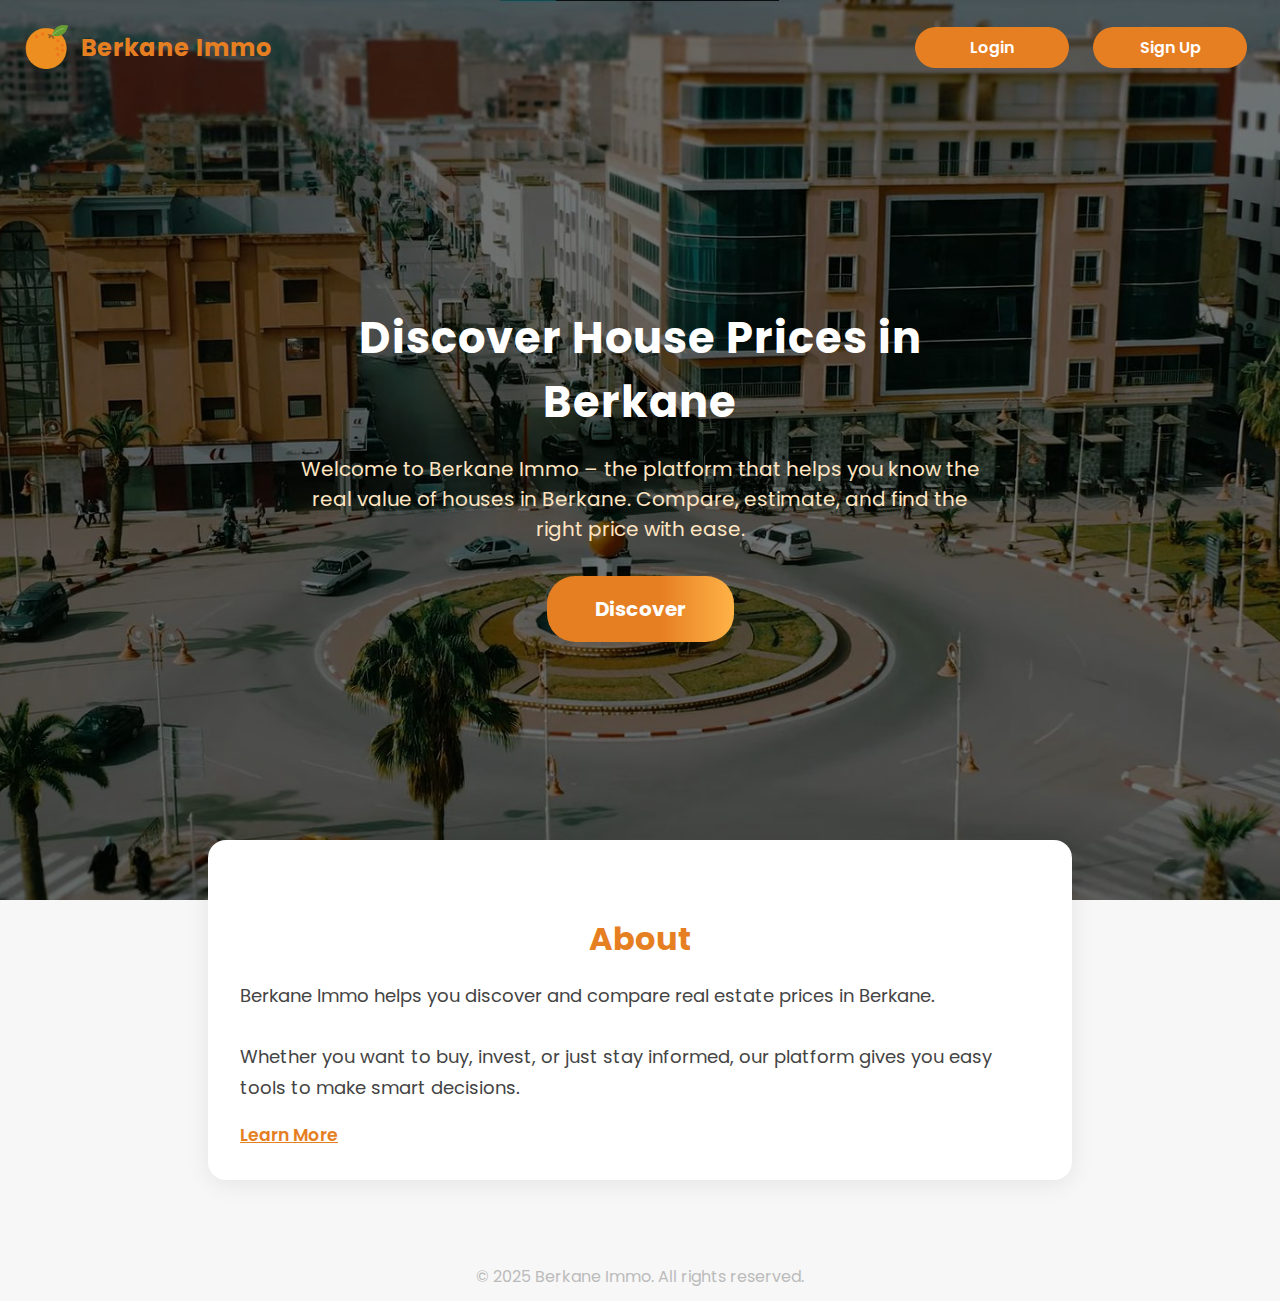
<file: index.html>
<!DOCTYPE html>
<html lang="en">
<head>
  <meta charset="UTF-8">
  <title>Berkane Immo - Home</title>
  <meta name="viewport" content="width=device-width, initial-scale=1.0">
  <link href="https://fonts.googleapis.com/css2?family=Poppins:wght@400;700&display=swap" rel="stylesheet" />
  <link rel="icon" href="image/orange.png" type="image/x-icon" />
  <link rel="stylesheet" href="css/index.css" />
</head>
<body>
  <div class="glbl">
    <div class="shadow"></div>
    <div class="header">
      <div class="logo">
        <img src="image/orange.png" alt="Berkane Immo Logo">
        <span class="nom">Berkane Immo</span>
      </div>
      <nav class="nav">
        <a href="login.html">Login</a>
        <a href="signin.html">Sign Up</a>
      </nav>
    </div> 
    <div class="glbl-content">
      <h1>Discover House Prices in Berkane</h1>
      <p>Welcome to Berkane Immo – the platform that helps you know the real value of houses in Berkane. Compare, estimate, and find the right price with ease.</p>
      <a href="#about" class="abt-btn">Discover</a>
    </div>
  </div>
  <div class="about" id="about">
    <h2>About</h2>
    <p>
      Berkane Immo helps you discover and compare real estate prices in Berkane.<br><br>
      Whether you want to buy, invest, or just stay informed, our platform gives you easy tools to make smart decisions.
    </p>
    <a href="learn-more.html" class="about-link">Learn More</a>
  </div>
  <div class="footer">© 2025 Berkane Immo. All rights reserved.</div>
</body>
</html>
</file>
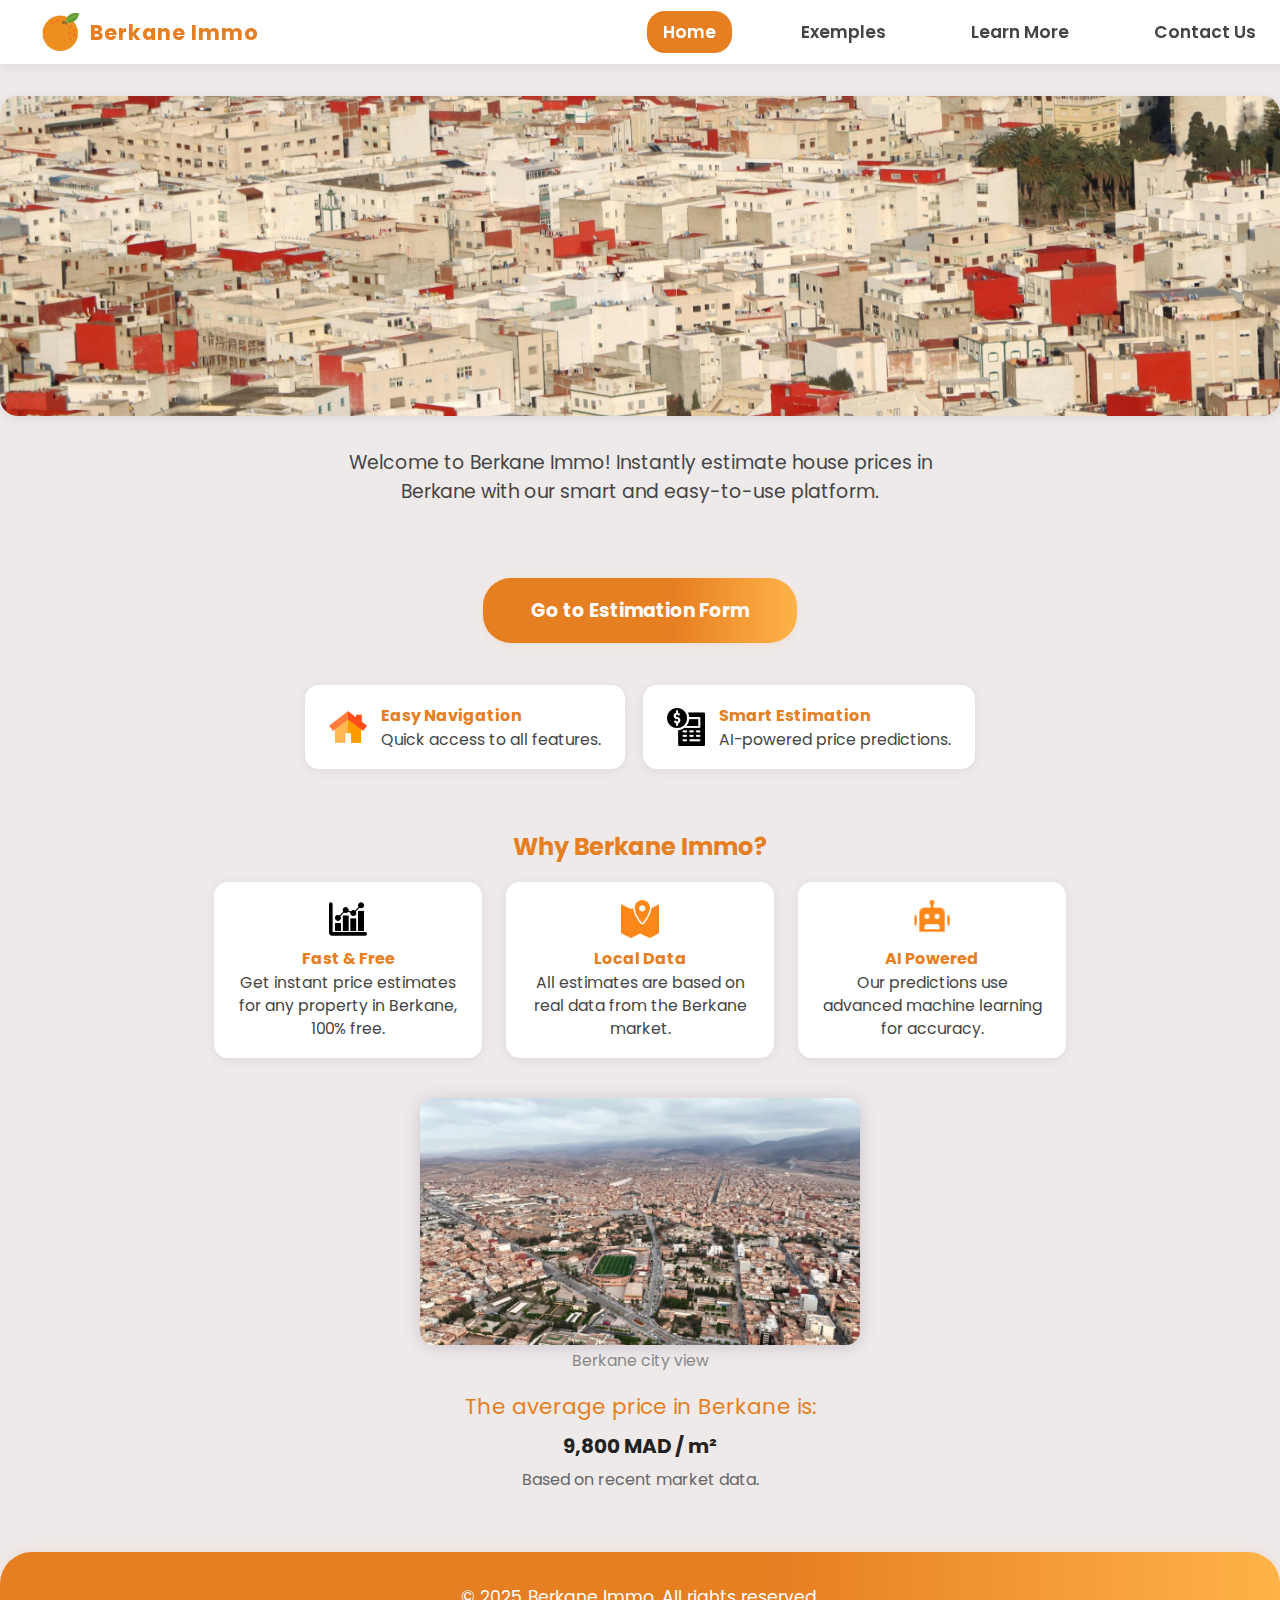
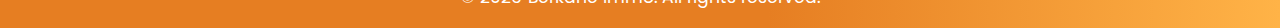
<file: accueil.html>
<!DOCTYPE html>
<html lang="en">
<head>
  <meta charset="UTF-8">
  <title>Berkane Immo - Home</title>
  <meta name="viewport" content="width=device-width, initial-scale=1.0">
  <link href="https://fonts.googleapis.com/css2?family=Poppins:wght@400;700&display=swap" rel="stylesheet" />
  <link rel="icon" href="image/orange.png" type="image/x-icon" />
  <link rel="stylesheet" href="css/common.css" />
  <link rel="stylesheet" href="css/accueil.css" />
</head>
<body>
  <div class="navbar">
    <div class="logo">
      <img src="image/orange.png" alt="Berkane Immo Logo">
      <span class="brand">Berkane Immo</span>
    </div>
    <div class="nav-links">
      <a href="accueil.html" class="active">Home</a>
      <a href="exemples.html">Exemples</a>
      <a href="learn-more2.html">Learn More</a>
      <a href="contact.html">Contact Us</a>
    </div>
  </div>
  <img src="image/banner-img.jpg" alt="Berkane Houses" class="banner-img">
  <div class="welcome-text">
    Welcome to Berkane Immo! Instantly estimate house prices in Berkane with our smart and easy-to-use platform.
  </div>
  <div class="main-content" style="padding:24px 8px 0 8px;min-height:unset;">
    <a href="estimation.html" class="estimation-btn" style="margin-top:24px;margin-bottom:24px;">
      Go to Estimation Form
    </a>
    <div class="feature-row">
      <div class="feature-box">
        <img src="image/home.png" alt="Home">
        <div>
          <div class="feature-title">Easy Navigation</div>
          <div class="feature-desc">Quick access to all features.</div>
        </div>
      </div>
      <div class="feature-box">
        <img src="image/estimation.png" alt="Estimation">
        <div>
          <div class="feature-title">Smart Estimation</div>
          <div class="feature-desc">AI-powered price predictions.</div>
        </div>
      </div>
    </div>
    <div class="why-section">
      <h2 class="why-title">Why Berkane Immo?</h2>
      <div class="why-row">
        <div class="why-box">
          <img src='image/stats.png' alt='Fast'>
          <div class="why-box-title">Fast & Free</div>
          <div class="why-box-desc">Get instant price estimates for any property in Berkane, 100% free.</div>
        </div>
        <div class="why-box">
          <img src='image/local-data.png' alt='Local Data'>
          <div class="why-box-title">Local Data</div>
          <div class="why-box-desc">All estimates are based on real data from the Berkane market.</div>
        </div>
        <div class="why-box">
          <img src='image/ai.png' alt='AI'>
          <div class="why-box-title">AI Powered</div>
          <div class="why-box-desc">Our predictions use advanced machine learning for accuracy.</div>
        </div>
      </div>
    </div>
    <div class="avg-section">
      <div class="avg-img-box" style="flex-basis:100%;text-align:center;">
        <img src="image/brkn.jpg" alt="Map of Berkane" class="avg-img">
        <div class="avg-img-desc">Berkane city view</div>
        <div class="avg-title" style="margin-top:18px; font-size: 1.35em;">The average price in Berkane is:</div>
        <div class="avg-value" style="margin-top:8px;">9,800 MAD / m²</div>
        <div class="avg-desc">Based on recent market data.</div>
      </div>
    </div>
  </div>
  <footer>
    © 2025 Berkane Immo. All rights reserved.
  </footer>
</body>
</html>
</file>
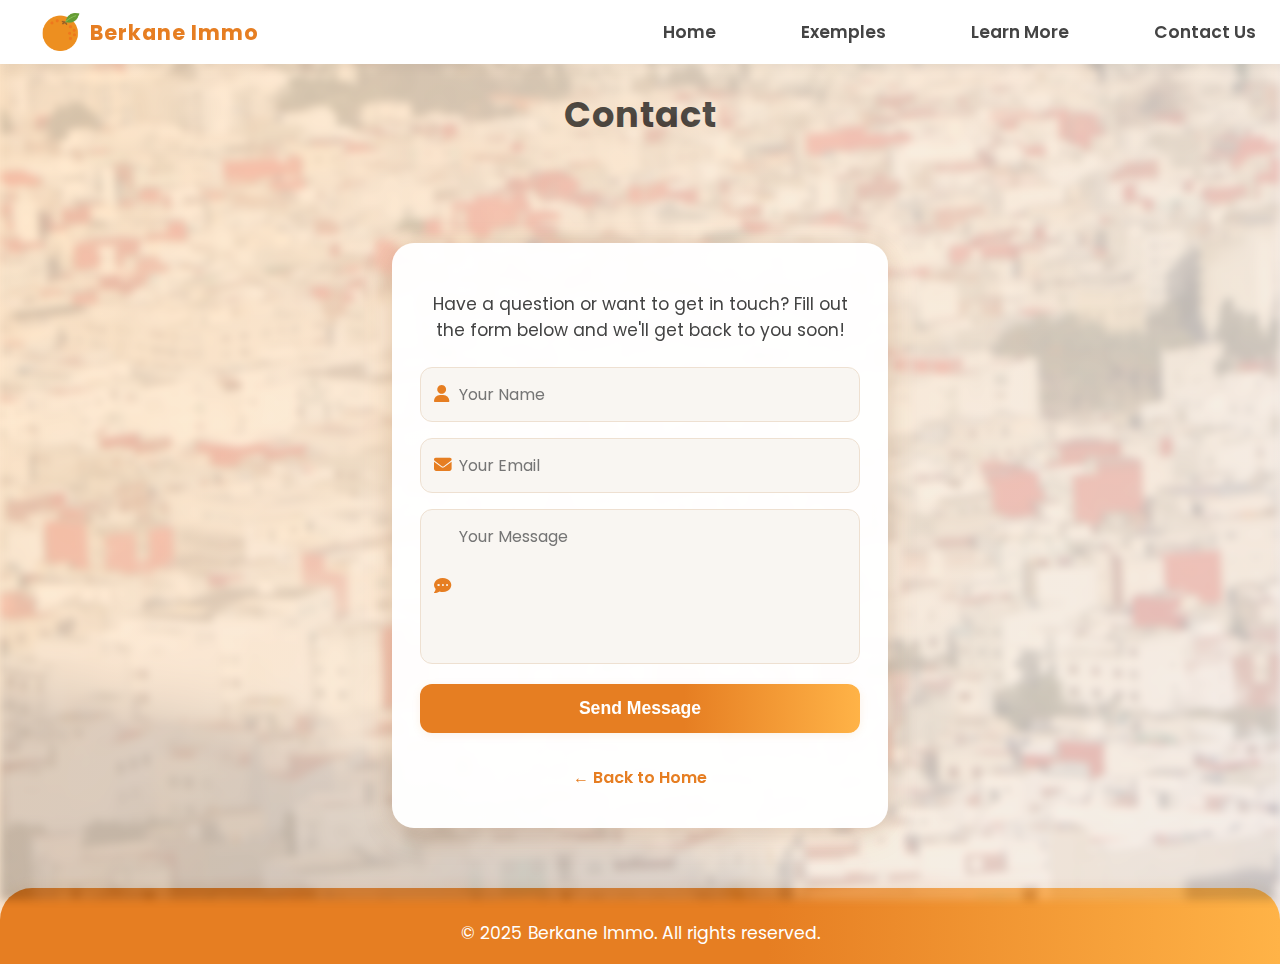
<file: contact.html>
<!DOCTYPE html>
<html lang="en">
<head>
  <meta charset="UTF-8">
  <title>Contact Us - Berkane Immo</title>
  <link rel="icon" href="image/orange.png" type="image/x-icon" />
  <link href="https://fonts.googleapis.com/css2?family=Poppins:wght@400;700&display=swap" rel="stylesheet" />
  <link rel="stylesheet" href="https://cdnjs.cloudflare.com/ajax/libs/font-awesome/6.5.0/css/all.min.css" />
  <link rel="stylesheet" href="css/common.css" />
  <link rel="stylesheet" href="css/contact.css" />
  <script src="js/main.js"></script>
</head>
<body>
  <div class="navbar">
    <div class="logo">
      <img src="image/orange.png" alt="Berkane Immo Logo">
      <span class="brand">Berkane Immo</span>
    </div>
    <div class="nav-links">
      <a href="accueil.html">Home</a>
      <a href="exemples.html">Exemples</a>
      <a href="learn-more2.html">Learn More</a>
      <a href="contact.html">Contact Us</a>
    </div>
  </div>
  <div class="banner-bg"></div>
  <div class="main-wrapper">
    <h1 class="contact-main-title">Contact</h1>
    <div class="contact-container">
      <div class="contact-title">Contact Us</div>
      <div class="contact-desc">Have a question or want to get in touch? Fill out the form below and we'll get back to you soon!</div>
      <form>
        <div class="input-group">
          <i class="fas fa-user"></i>
          <input type="text" name="name" placeholder="Your Name" required />
        </div>
        <div class="input-group">
          <i class="fas fa-envelope"></i>
          <input type="email" name="email" placeholder="Your Email" required />
        </div>
        <div class="input-group">
          <i class="fas fa-comment-dots"></i>
          <textarea name="message" rows="5" placeholder="Your Message" required></textarea>
        </div>
        <button type="submit" class="contact-btn">Send Message</button>
      </form>
      <div id="confirmation" class="confirmation">Thank you for contacting us! We have received your message.</div>
      <a href="accueil.html" class="back-link">&larr; Back to Home</a>
    </div>
    <footer style="margin-top:auto;padding:32px 0 18px 0;text-align:center;color:#fff;font-size:1.08em;background:linear-gradient(90deg,#e67e22 60%,#ffb347 100%);border-radius:32px 32px 0 0;box-shadow:0 -2px 12px rgba(230,126,34,0.10);">
      © 2025 Berkane Immo. All rights reserved.
    </footer>
  </div>
</body>
</html>
</file>
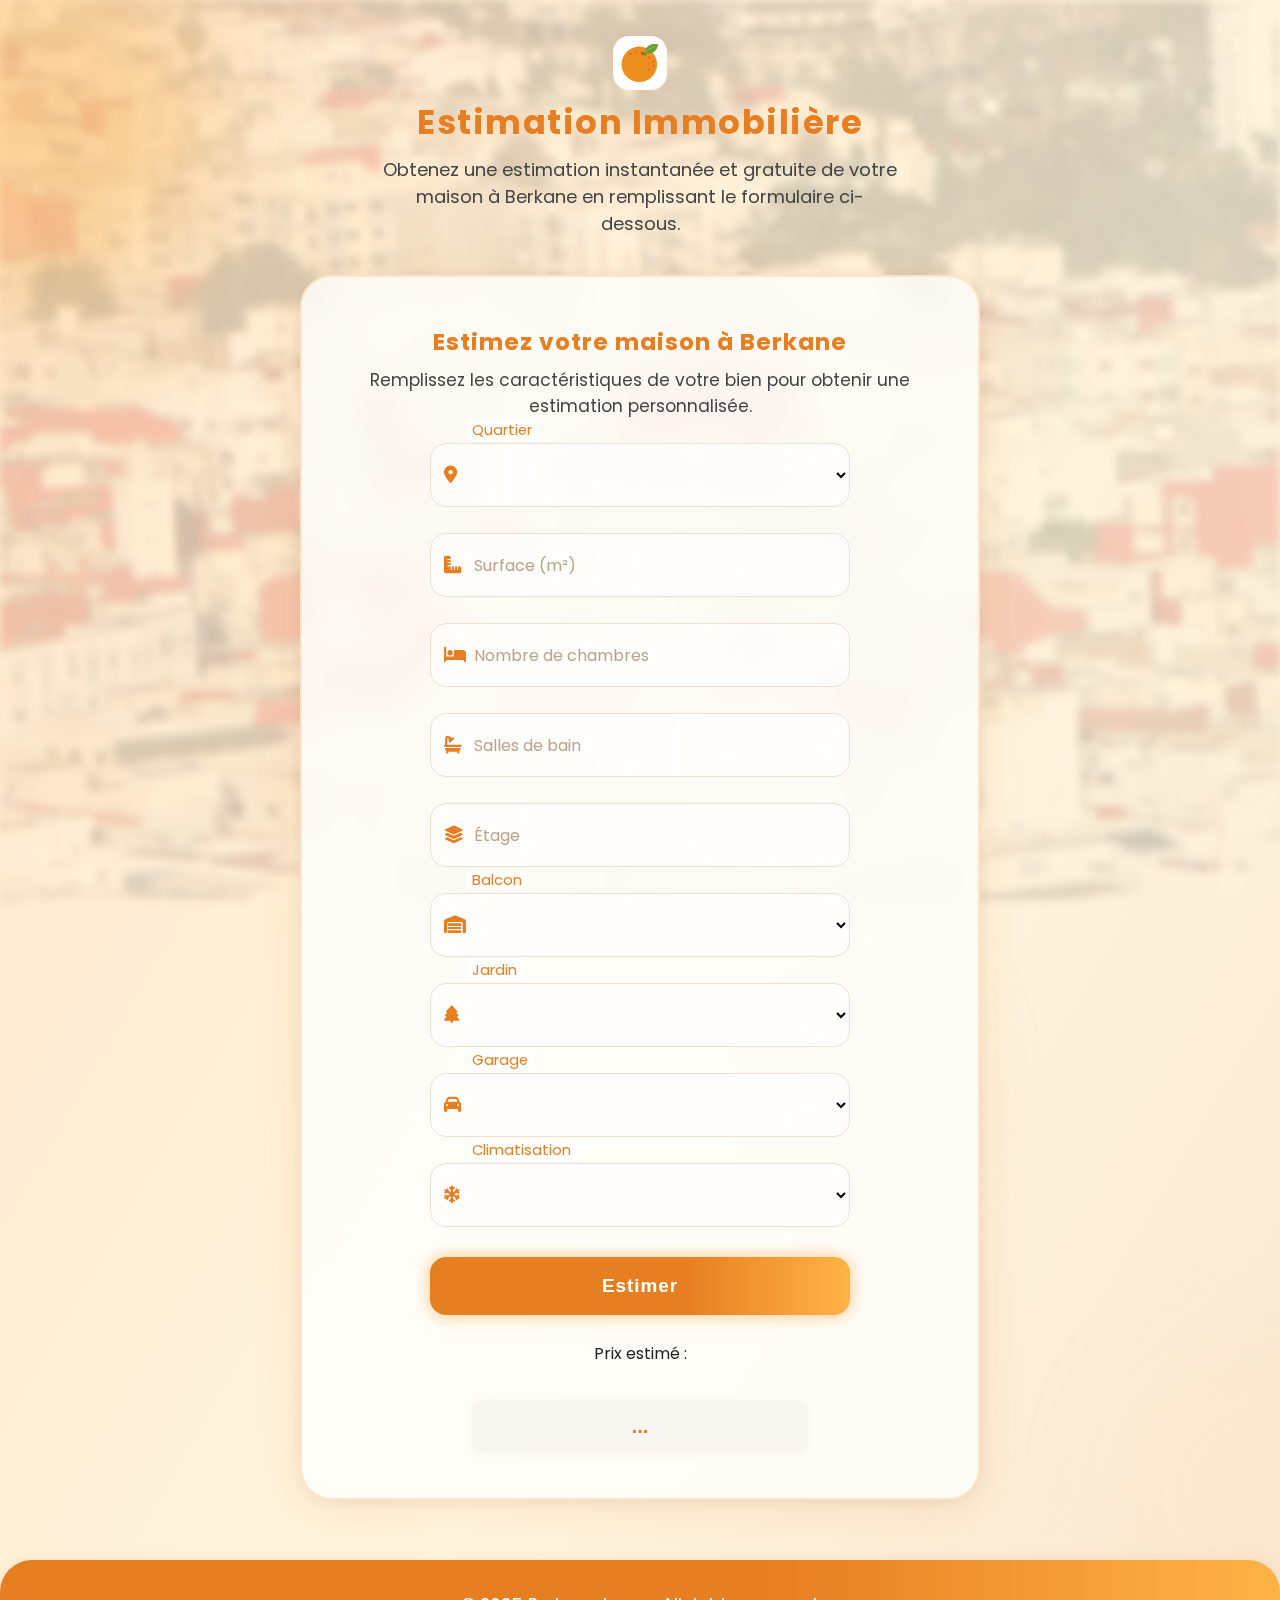
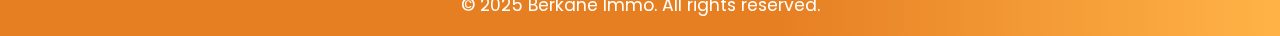
<file: estimation.html>
<!DOCTYPE html>
<html lang="fr">
<head>
  <meta charset="UTF-8">
  <title>Estimation Maison - Berkane Immo</title>
  <link rel="icon" href="image/orange.png" type="image/x-icon" />
  <link href="https://fonts.googleapis.com/css2?family=Poppins:wght@400;700&display=swap" rel="stylesheet" />
  <link rel="stylesheet" href="https://cdnjs.cloudflare.com/ajax/libs/font-awesome/6.5.0/css/all.min.css" />
  <link rel="stylesheet" href="css/estimation.css" />
</head>
<body>
  <div class="banner-bg"></div>
  <div class="bg-deco orange"></div>
  <div class="bg-deco yellow"></div>
  <div class="bg-deco pink"></div>
  <div class="header">
    <div class="header-logo"><img src="image/orange.png" alt="Berkane Immo Logo"></div>
    <div class="header-title">Estimation Immobilière</div>
    <div class="header-desc">Obtenez une estimation instantanée et gratuite de votre maison à Berkane en remplissant le formulaire ci-dessous.</div>
  </div>
  <div class="full-glass-form-container">
    <div class="glass-title">Estimez votre maison à Berkane</div>
    <div class="glass-desc">Remplissez les caractéristiques de votre bien pour obtenir une estimation personnalisée.</div>
    <form id="house-estimation-form" autocomplete="off">
      <div class="floating-label-group">
        <i class="fas fa-map-marker-alt"></i>
        <select name="quartier" required>
          <option value="" selected disabled></option>
          <option value="Centre-ville">Centre-ville</option>
          <option value="Hay Nahda">Hay Nahda</option>
          <option value="Hay Salam">Hay Salam</option>
          <option value="Lotissement El Massira">Lotissement El Massira</option>
          <option value="Hay Moulouya">Hay Moulouya</option>
          <option value="Hay Bouhdila">Hay Bouhdila</option>
          <option value="Hay Sidi Ahmed">Hay Sidi Ahmed</option>
          <option value="Hay Trifa">Hay Trifa</option>
          <option value="Hay Dallas">Hay Dallas</option>
          <option value="Hay El Qods">Hay El Qods</option>
        </select>
        <span class="floating-label">Quartier</span>
      </div>
      <div class="floating-label-group">
        <i class="fas fa-ruler-combined"></i>
        <input type="number" name="surface" min="10" max="1000" required placeholder=" " />
        <span class="floating-label">Surface (m²)</span>
      </div>
      <div class="floating-label-group">
        <i class="fas fa-bed"></i>
        <input type="number" name="nombre_chambres" min="1" max="10" required placeholder=" " />
        <span class="floating-label">Nombre de chambres</span>
      </div>
      <div class="floating-label-group">
        <i class="fas fa-bath"></i>
        <input type="number" name="salle_de_bain" min="1" max="5" required placeholder=" " />
        <span class="floating-label">Salles de bain</span>
      </div>
      <div class="floating-label-group">
        <i class="fas fa-layer-group"></i>
        <input type="number" name="etage" min="0" max="10" required placeholder=" " />
        <span class="floating-label">Étage</span>
      </div>
      <div class="floating-label-group">
        <i class="fas fa-warehouse"></i>
        <select name="balcon" required>
          <option value="" selected disabled></option>
          <option value="oui">Oui</option>
          <option value="non">Non</option>
        </select>
        <span class="floating-label">Balcon</span>
      </div>
      <div class="floating-label-group">
        <i class="fas fa-tree"></i>
        <select name="jardin" required>
          <option value="" selected disabled></option>
          <option value="oui">Oui</option>
          <option value="non">Non</option>
        </select>
        <span class="floating-label">Jardin</span>
      </div>
      <div class="floating-label-group">
        <i class="fas fa-car"></i>
        <select name="garage" required>
          <option value="" selected disabled></option>
          <option value="oui">Oui</option>
          <option value="non">Non</option>
        </select>
        <span class="floating-label">Garage</span>
      </div>
      <div class="floating-label-group">
        <i class="fas fa-snowflake"></i>
        <select name="climatisation" required>
          <option value="" selected disabled></option>
          <option value="oui">Oui</option>
          <option value="non">Non</option>
        </select>
        <span class="floating-label">Climatisation</span>
      </div>
      <button type="submit" class="glass-btn">Estimer</button>
      <label for="prix-estime">Prix estimé :</label>
      <input type="text" id="prix-estime" readonly value="...">
    </form>
  </div>
  <footer>
    © 2025 Berkane Immo. All rights reserved.
  </footer>
</body>
</html>
</file>
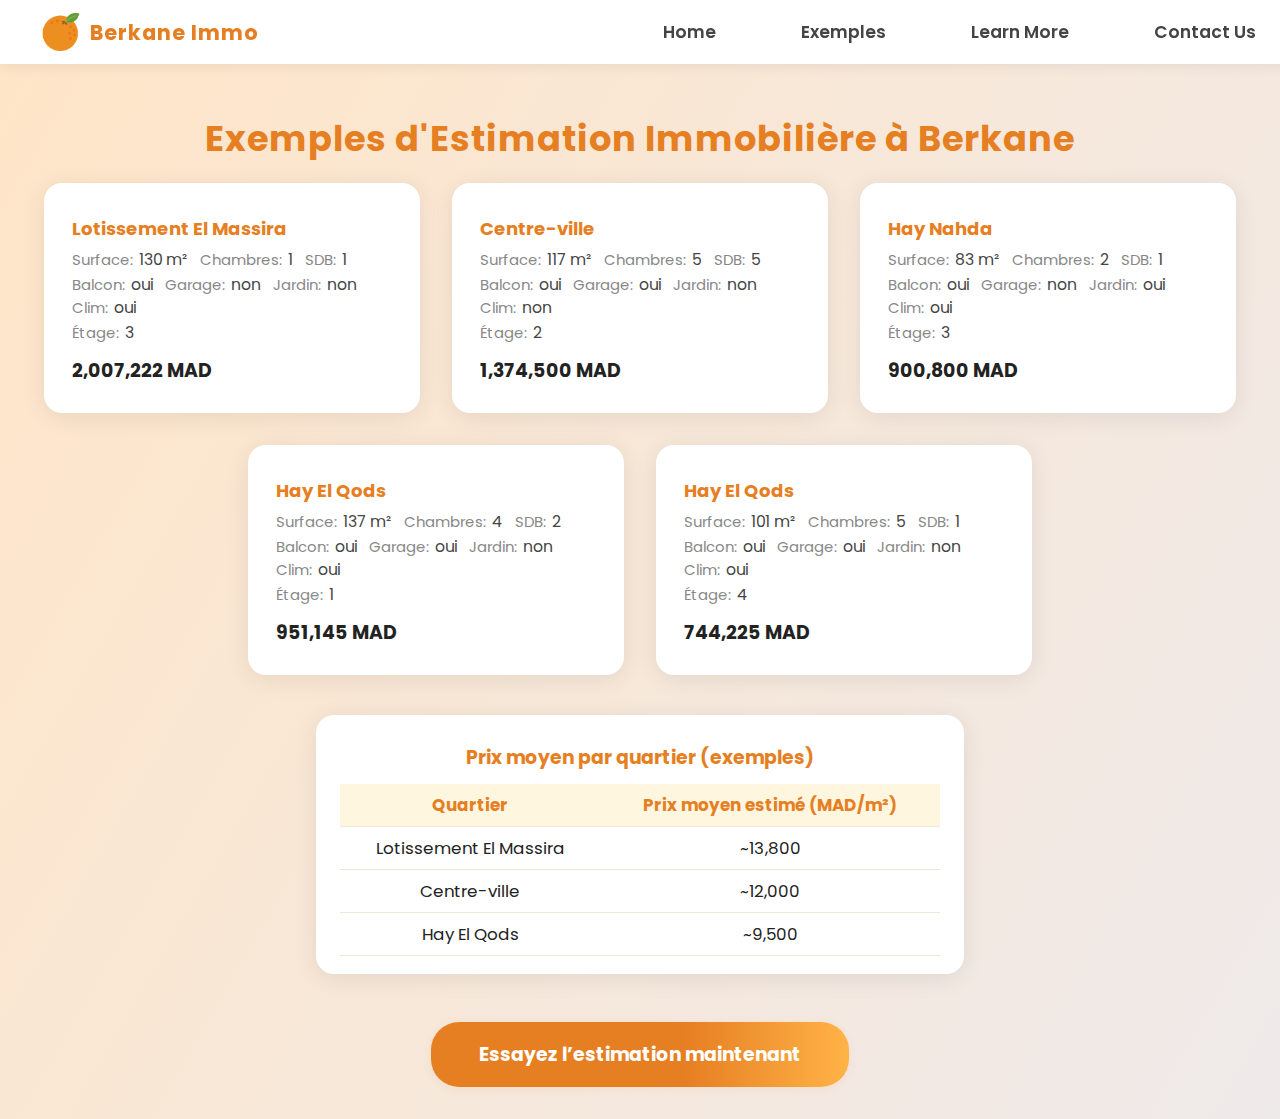
<file: exemples.html>
<!DOCTYPE html>
<html lang="en">
<head>
  <meta charset="UTF-8">
  <title>Exemples - Berkane Immo</title>
  <link rel="icon" href="image/orange.png" type="image/x-icon" />
  <link href="https://fonts.googleapis.com/css2?family=Poppins:wght@400;700&display=swap" rel="stylesheet" />
  <link rel="stylesheet" href="css/common.css" />
  <link rel="stylesheet" href="css/exemples.css" />
</head>
<body>
  <div class="navbar">
    <div class="logo">
      <img src="image/orange.png" alt="Berkane Immo Logo">
      <span class="brand">Berkane Immo</span>
    </div>
    <div class="nav-links">
      <a href="accueil.html">Home</a>
      <a href="exemples.html">Exemples</a>
      <a href="learn-more2.html">Learn More</a>
      <a href="contact.html">Contact Us</a>
    </div>
  </div>
  <div class="page-title">Exemples d'Estimation Immobilière à Berkane</div>
  <div class="examples-section">
    <div class="example-card">
      <div class="ex-q">Lotissement El Massira</div>
      <div class="ex-features"><span class="ex-label">Surface:</span>130 m² &nbsp; <span class="ex-label">Chambres:</span>1 &nbsp; <span class="ex-label">SDB:</span>1</div>
      <div class="ex-features"><span class="ex-label">Balcon:</span>oui &nbsp; <span class="ex-label">Garage:</span>non &nbsp; <span class="ex-label">Jardin:</span>non &nbsp; <span class="ex-label">Clim:</span>oui</div>
      <div class="ex-features"><span class="ex-label">Étage:</span>3</div>
      <div class="ex-price">2,007,222 MAD</div>
    </div>
    <div class="example-card">
      <div class="ex-q">Centre-ville</div>
      <div class="ex-features"><span class="ex-label">Surface:</span>117 m² &nbsp; <span class="ex-label">Chambres:</span>5 &nbsp; <span class="ex-label">SDB:</span>5</div>
      <div class="ex-features"><span class="ex-label">Balcon:</span>oui &nbsp; <span class="ex-label">Garage:</span>oui &nbsp; <span class="ex-label">Jardin:</span>non &nbsp; <span class="ex-label">Clim:</span>non</div>
      <div class="ex-features"><span class="ex-label">Étage:</span>2</div>
      <div class="ex-price">1,374,500 MAD</div>
    </div>
    <div class="example-card">
      <div class="ex-q">Hay Nahda</div>
      <div class="ex-features"><span class="ex-label">Surface:</span>83 m² &nbsp; <span class="ex-label">Chambres:</span>2 &nbsp; <span class="ex-label">SDB:</span>1</div>
      <div class="ex-features"><span class="ex-label">Balcon:</span>oui &nbsp; <span class="ex-label">Garage:</span>non &nbsp; <span class="ex-label">Jardin:</span>oui &nbsp; <span class="ex-label">Clim:</span>oui</div>
      <div class="ex-features"><span class="ex-label">Étage:</span>3</div>
      <div class="ex-price">900,800 MAD</div>
    </div>
    <div class="example-card">
      <div class="ex-q">Hay El Qods</div>
      <div class="ex-features"><span class="ex-label">Surface:</span>137 m² &nbsp; <span class="ex-label">Chambres:</span>4 &nbsp; <span class="ex-label">SDB:</span>2</div>
      <div class="ex-features"><span class="ex-label">Balcon:</span>oui &nbsp; <span class="ex-label">Garage:</span>oui &nbsp; <span class="ex-label">Jardin:</span>non &nbsp; <span class="ex-label">Clim:</span>oui</div>
      <div class="ex-features"><span class="ex-label">Étage:</span>1</div>
      <div class="ex-price">951,145 MAD</div>
    </div>
    <div class="example-card">
      <div class="ex-q">Hay El Qods</div>
      <div class="ex-features"><span class="ex-label">Surface:</span>101 m² &nbsp; <span class="ex-label">Chambres:</span>5 &nbsp; <span class="ex-label">SDB:</span>1</div>
      <div class="ex-features"><span class="ex-label">Balcon:</span>oui &nbsp; <span class="ex-label">Garage:</span>oui &nbsp; <span class="ex-label">Jardin:</span>non &nbsp; <span class="ex-label">Clim:</span>oui</div>
      <div class="ex-features"><span class="ex-label">Étage:</span>4</div>
      <div class="ex-price">744,225 MAD</div>
    </div>
  </div>
  <div class="averages-section">
    <div class="avg-title">Prix moyen par quartier (exemples)</div>
    <table class="avg-table">
      <tr><th>Quartier</th><th>Prix moyen estimé (MAD/m²)</th></tr>
      <tr><td>Lotissement El Massira</td><td>~13,800</td></tr>
      <tr><td>Centre-ville</td><td>~12,000</td></tr>
      <tr><td>Hay El Qods</td><td>~9,500</td></tr>
    </table>
  </div>
  <div class="cta-section">
    <a href="estimation.html" class="cta-btn">Essayez l’estimation maintenant</a>
  </div>
</body>
</html>
</file>
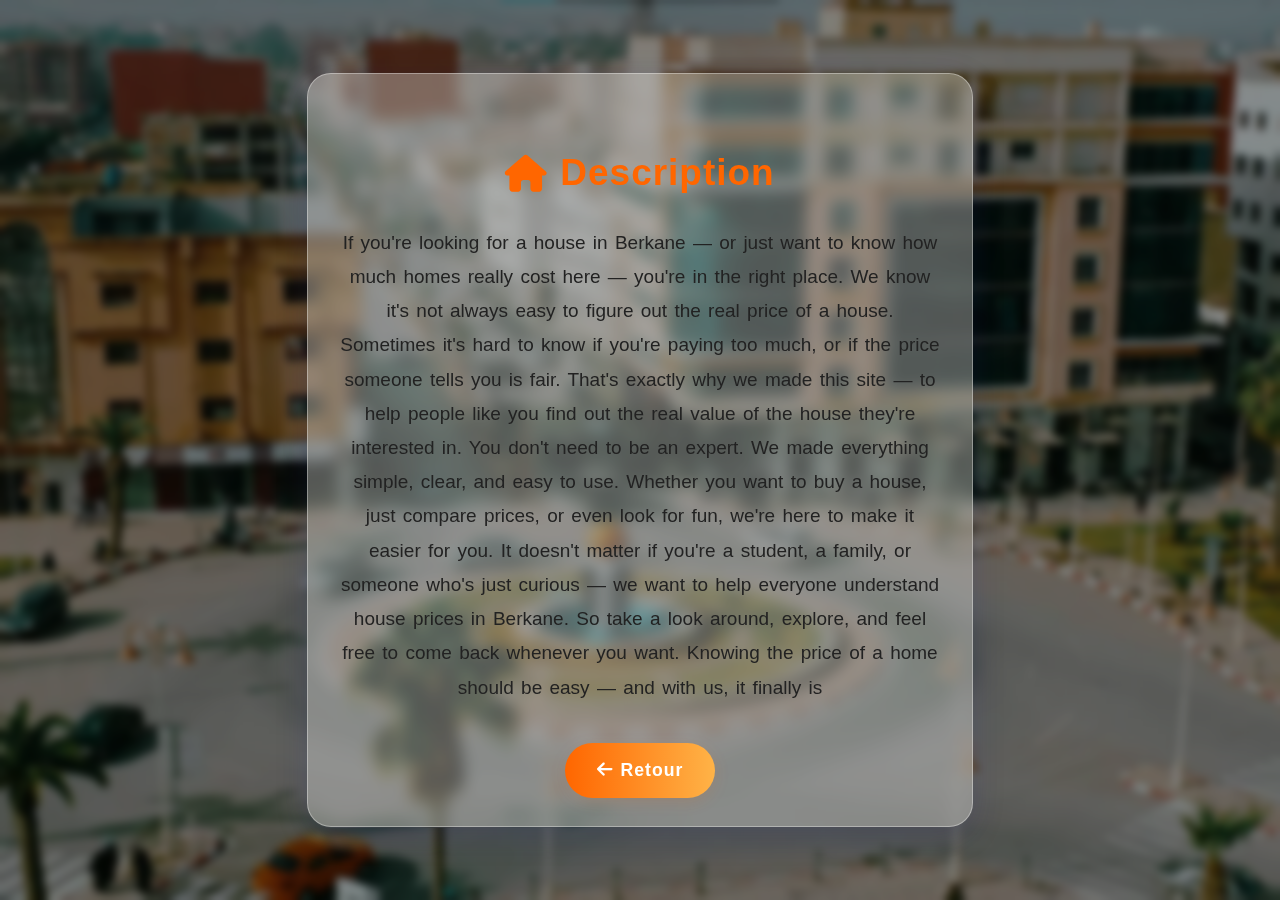
<file: learn-more.html>
<!DOCTYPE html>
<html >
<head>
  <meta charset="UTF-8" />
  <title>description</title>
  <link rel="icon" href="image/description.png" type="image/x-icon" />
  <link rel="stylesheet" href="https://cdnjs.cloudflare.com/ajax/libs/font-awesome/6.5.0/css/all.min.css" />
  <link rel="stylesheet" href="css/learn-more.css" />
  

</head>
<body>
    <div class="glbl">
        <div class="shadow"></div>
        <div id="plaque">
            <h2><i class="fas fa-house"></i> Description</h2>

         <P> 
            If you're looking for a house in Berkane — or just want to know how much homes really cost here — you're in the right place.
            We know it's not always easy to figure out the real price of a house. Sometimes it's hard to know if you're paying too much, or if the price someone tells you is fair. That's exactly why we made this site — to help people like you find out the real value of the house they're interested in.
            You don't need to be an expert. We made everything simple, clear, and easy to use. Whether you want to buy a house, just compare prices, or even look for fun, we're here to make it easier for you.
            It doesn't matter if you're a student, a family, or someone who's just curious — we want to help everyone understand house prices in Berkane.
            So take a look around, explore, and feel free to come back whenever you want. Knowing the price of a home should be easy — and with us, it finally is

         </P>
          <a href="index.html" class="btn-home"><i class="fas fa-arrow-left"></i> Retour</a>
        </div>
    </div>
</body>
</html>
</file>
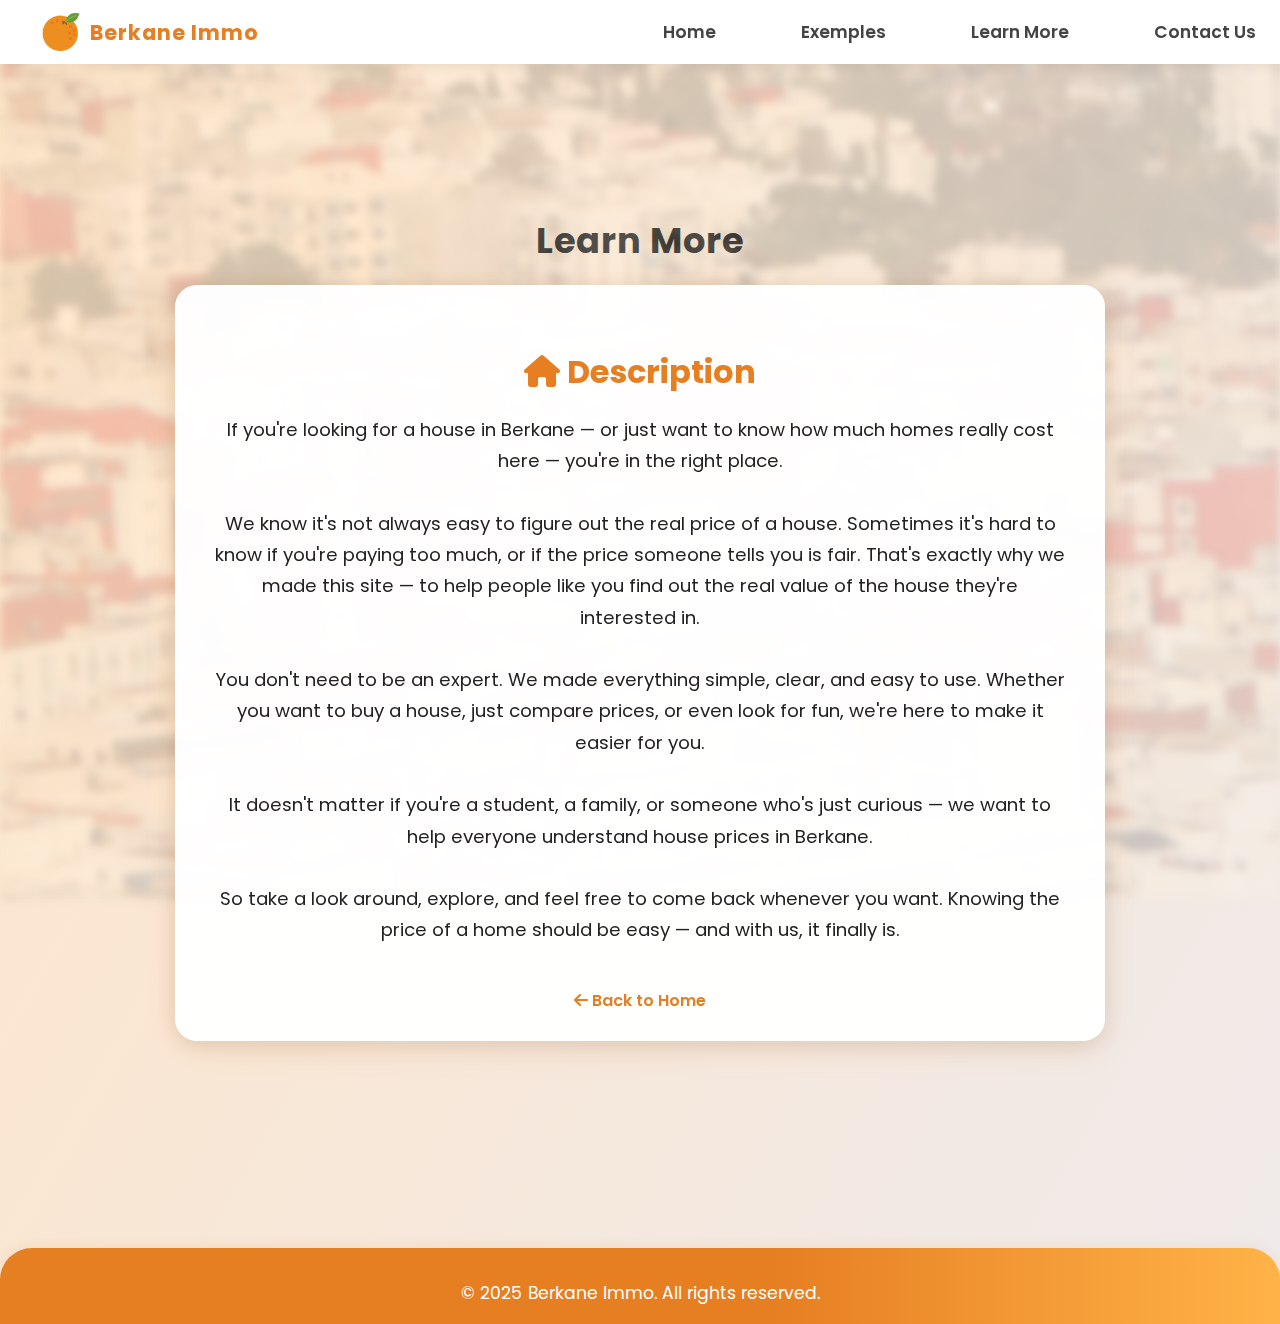
<file: learn-more2.html>
<!DOCTYPE html>
<html lang="en">
<head>
  <meta charset="UTF-8" />
  <title>Learn More - Berkane Immo</title>
  <link rel="icon" href="image/orange.png" type="image/x-icon" />
  <link href="https://fonts.googleapis.com/css2?family=Poppins:wght@400;700&display=swap" rel="stylesheet" />
  <link rel="stylesheet" href="https://cdnjs.cloudflare.com/ajax/libs/font-awesome/6.5.0/css/all.min.css" />
  <link rel="stylesheet" href="css/common.css" />
  <link rel="stylesheet" href="css/learn-more2.css" />
</head>
<body>
  <div class="navbar">
    <div class="logo">
      <img src="image/orange.png" alt="Berkane Immo Logo">
      <span class="brand">Berkane Immo</span>
    </div>
    <div class="nav-links">
      <a href="accueil.html">Home</a>
      <a href="exemples.html">Exemples</a>
      <a href="learn-more2.html">Learn More</a>
      <a href="contact.html">Contact Us</a>
    </div>
  </div>
  <div class="banner-bg"></div>
  <div class="main-wrapper">
    <h1 class="learnmore-main-title">Learn More</h1>
    <div class="main-container">
      <h2><i class="fas fa-house"></i> Description</h2>
      <p>
        If you're looking for a house in Berkane — or just want to know how much homes really cost here — you're in the right place.<br><br>
        We know it's not always easy to figure out the real price of a house. Sometimes it's hard to know if you're paying too much, or if the price someone tells you is fair. That's exactly why we made this site — to help people like you find out the real value of the house they're interested in.<br><br>
        You don't need to be an expert. We made everything simple, clear, and easy to use. Whether you want to buy a house, just compare prices, or even look for fun, we're here to make it easier for you.<br><br>
        It doesn't matter if you're a student, a family, or someone who's just curious — we want to help everyone understand house prices in Berkane.<br><br>
        So take a look around, explore, and feel free to come back whenever you want. Knowing the price of a home should be easy — and with us, it finally is.
      </p>
      <a href="accueil.html" class="back-link"><i class="fas fa-arrow-left"></i> Back to Home</a>
    </div>
    <footer style="margin-top:auto;padding:32px 0 18px 0;text-align:center;color:#fff;font-size:1.08em;background:linear-gradient(90deg,#e67e22 60%,#ffb347 100%);border-radius:32px 32px 0 0;box-shadow:0 -2px 12px rgba(230,126,34,0.10);">
      © 2025 Berkane Immo. All rights reserved.
    </footer>
  </div>
</body>
</html>
</file>
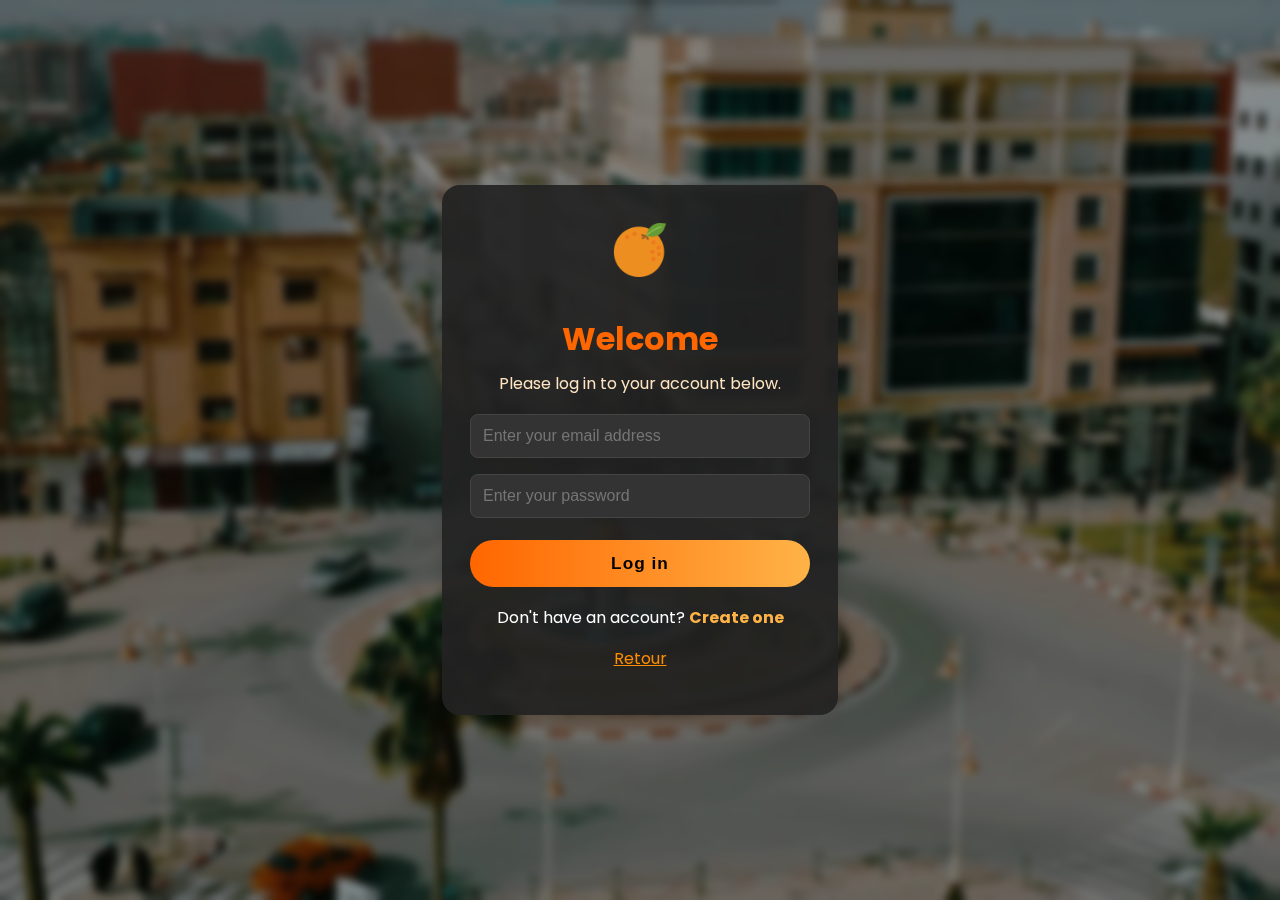
<file: login.html>
<!DOCTYPE html>
<html lang="en">
<head>
    <meta charset="UTF-8">
    <meta name="viewport" content="width=device-width, initial-scale=1.0">
    <title>Login - Berkane Immo</title>
    <link href="https://fonts.googleapis.com/css2?family=Poppins&display=swap" rel="stylesheet" />
    <link rel="stylesheet" href="https://cdnjs.cloudflare.com/ajax/libs/font-awesome/6.5.0/css/all.min.css">
    <link rel="icon" href="image/orange.png" type="image/x-icon" />
    <link rel="stylesheet" href="css/login.css" />
</head>
<body>
    <div class="glbl">
        <div class="shadow"></div>
        <form class="form-block">
            <img src="image/orange.png" alt="Berkane Immo Logo">
            <h2>Welcome</h2>
            <div class="helper">Please log in to your account below.</div>
            <input type="email" placeholder="Enter your email address" required>
            <input type="password" placeholder="Enter your password" required>
            <button type="submit">Log in</button>
            <div class="switch">
            Don't have an account? <a href="signin.html">Create one</a>
            </div>
            <p>
              <a href="index.html" class="retour-orange">Retour </a>
            </p>
        </form>
    </div>
    <script src="js/main.js"></script>
</body>
</html>
</file>
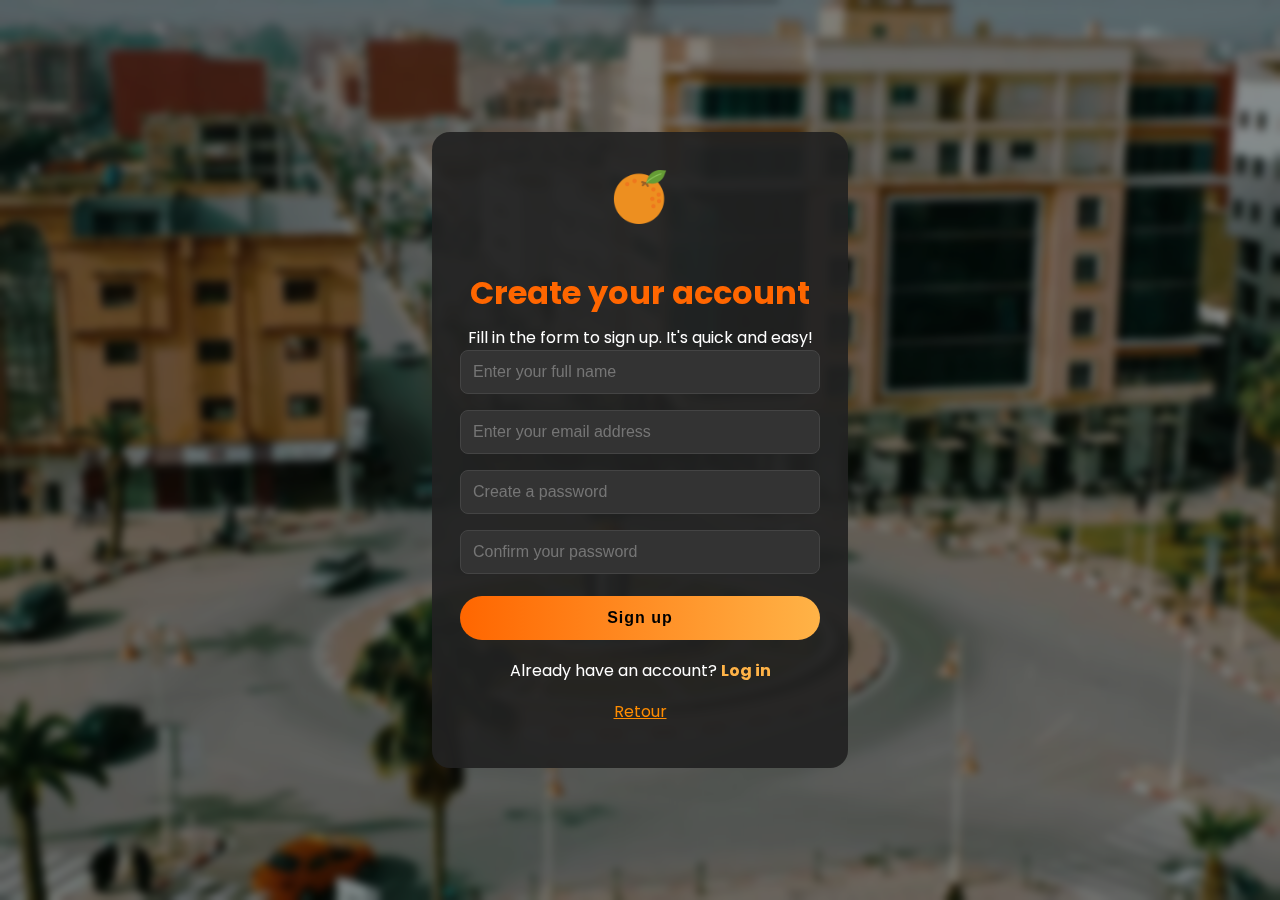
<file: signin.html>
<!DOCTYPE html>
<html lang="en">
<head>
    <meta charset="UTF-8">
    <meta name="viewport" content="width=device-width, initial-scale=1.0">
    <title>Sign Up - Berkane Immo</title>
    <link href="https://fonts.googleapis.com/css2?family=Poppins&display=swap" rel="stylesheet" />
    <link rel="stylesheet" href="https://cdnjs.cloudflare.com/ajax/libs/font-awesome/6.5.0/css/all.min.css">
    <link rel="icon" href="image/orange.png" type="image/x-icon" />
    <link rel="stylesheet" href="css/signin.css" />
</head>
<body>
    <div class="glbl">
        <div class="shadow"></div>
        <form class="form">
            <img src="image/orange.png" alt="Berkane Immo Logo">
            <h2>Create your account</h2>
            <div class="helper">Fill in the form to sign up. It's quick and easy!</div>
            <input type="text" placeholder="Enter your full name" required>
            <input type="email" placeholder="Enter your email address" required>
            <input type="password" placeholder="Create a password" required>
            <input type="password" placeholder="Confirm your password" required>
            <button type="submit">Sign up</button>
            <div class="switch">
                Already have an account? <a href="login.html">Log in</a>
            </div>
            <p>
              <a href="index.html" class="retour-orange">Retour</a>
            </p>
        </form>
    </div>
    <script src="js/main.js"></script>
</body>
</html>
</file>
<file: css/index.css>
/* Styles pour index.html (anciennement preaccueill.html) */
body {
  margin: 0;
  font-family: 'Poppins';
  background: #f7f7f7;
  overflow-x: hidden;
}

.header {
  position: absolute;
  top: 0; left: 0; width: 100%;
  display: flex;
  align-items: center;
  justify-content: space-between;
  padding:25px ;
  z-index: 2;
}

.header .logo {
  display: flex;
  align-items: center;
  gap: 12px;
}

.header img {
  width: 44px;
  height: 44px;
}

.header .nom {
  font-size: 1.5em;
  font-weight: 700;
  color: #e67e22;
  letter-spacing: 1px;
}

.nav {
  display: flex;
  gap: 24px;
  margin-left: 0;
  justify-content: flex-end;
  margin-right: 58px;
}

.nav a {
  color: #fff;
  background: #e67e22;
  padding: 8px 22px;
  border-radius: 22px;
  text-decoration: none;
  font-weight: 600;
  font-size: 1em;
  transition: background 0.2s;
  min-width: 110px;
  text-align: center;
  display: inline-block;
}

.nav a:hover {
  background: #cf711f;
}

.glbl {
  min-height: 100vh;
  background: url('../image/berkane2.jpeg') no-repeat center center fixed;
  background-size: cover;
  position: relative;
  display: flex;
  align-items: center;
  text-align: center;
}

.shadow {
  position: absolute;
  top: 0; left: 0; right: 0; bottom: 0;
  background: rgba(0,0,0,0.55);
  z-index: 1;
  pointer-events: none;
}

.glbl-content {
  position: relative;
  z-index: 2;
  color: #fff;
  max-width: 700px;
  margin: 0 auto;
  padding: 60px 24px 40px 24px;
}

.glbl-content h1 {
  font-size: 2.7em;
  font-weight: 700;
  margin-bottom: 18px;
  letter-spacing: 1px;
}

.glbl-content p {
  font-size: 1.25em;
  margin-bottom: 32px;
  color: #ffe5c2;
}

.glbl-content .abt-btn {
  background: linear-gradient(90deg, #e67e22 60%, #ffb347 100%);
  color: #fff;
  border: none;
  border-radius: 28px;
  padding: 18px 48px;
  font-size: 1.25em;
  font-weight: 700;
  cursor: pointer;
  box-shadow: 0 2px 8px rgba(230,126,34,0.10);
  transition: background 0.2s, transform 0.2s;
  text-decoration: none;
  display: inline-block;
}

.glbl-content .abt-btn:hover {
  background: linear-gradient(90deg, #cf711f 60%, #ffb347 100%);
  transform: translateY(-2px) scale(1.03);
}

.about {
  background: #fff;
  margin: -60px auto 0 auto;
  border-radius: 18px;
  box-shadow: 0 4px 24px rgba(0,0,0,0.08);
  max-width: 800px;
  padding: 48px 32px 32px 32px;
  position: relative;
  z-index: 3;
  text-align: left;
}

.about h2 {
  color: #e67e22;
  font-size: 2em;
  margin-bottom: 18px;
  font-weight: 700;
  text-align:center;
}

.about p {
  font-size: 1.13em;
  color: #444;
  line-height: 1.7;
}

.footer {
  margin-top: 60px;
  padding: 24px 0 12px 0;
  text-align: center;
  color: #bbb;
  font-size: 1em;
  background: none;
}

.about-link {
  color: #e67e22;
  font-weight: 600;
  font-size: 1.08em;
  text-decoration: underline;
  margin-top: 18px;
  transition: color 0.2s;
  text-align: right;
}

.about-link:hover {
  color: #cf711f;
  text-decoration: none;
}
</file>
<file: css/common.css>
/* Styles communs - Navbar */
.navbar {
  width: 100%;
  background: #fff;
  box-shadow: 0 2px 12px rgba(0,0,0,0.07);
  display: flex;
  align-items: center;
  justify-content: space-between;
  padding: 0 17px 0 17px;
  height: 64px;
  position: sticky;
  top: 0;
  z-index: 10;
}

.navbar .logo {
  display: flex;
  align-items: center;
  gap: 10px;
  margin-left: 25px;
}

.navbar img {
  width: 38px;
  height: 38px;
}

.navbar .brand {
  font-size: 1.3em;
  font-weight: 700;
  color: #e67e22;
  letter-spacing: 1px;
}

.nav-links {
  display: flex;
  gap: 28px;
}

.nav-links a {
  color: #444;
  text-decoration: none;
  font-weight: 600;
  font-size: 1.08em;
  padding: 8px 16px;
  border-radius: 18px;
  transition: background 0.2s, color 0.2s;
  margin-right: 25px;
}

.nav-links a.active, .nav-links a:hover {
  background: #e67e22;
  color: #fff;
}

/* Footer commun */
footer {
  margin-top: 60px;
  padding: 32px 0 18px 0;
  text-align: center;
  color: #fff;
  font-size: 1.08em;
  background: linear-gradient(90deg,#e67e22 60%,#ffb347 100%);
  border-radius: 32px 32px 0 0;
  box-shadow: 0 -2px 12px rgba(230,126,34,0.10);
}
</file>
<file: css/accueil.css>
/* Styles pour accueil.html (anciennement test5.html) */
body {
  margin: 0;
  font-family: 'Poppins', Arial, sans-serif;
  background: #efeaea;
  color: #222;
  overflow-x: hidden;
}

.main-content {
  min-height: 80vh;
  display: flex;
  flex-direction: column;
  align-items: center;
  justify-content: center;
  padding: 48px 16px 0 16px;
}

.estimation-btn {
  display: inline-block;
  background: linear-gradient(90deg, #e67e22 60%, #ffb347 100%);
  color: #fff;
  padding: 18px 48px;
  border-radius: 28px;
  font-size: 1.18em;
  font-weight: 700;
  text-decoration: none;
  box-shadow: 0 2px 8px rgba(230,126,34,0.10);
  transition: background 0.2s, transform 0.2s;
  margin-top: 32px;
}

.estimation-btn:hover {
  background: linear-gradient(90deg, #cf711f 60%, #ffb347 100%);
  transform: translateY(-2px) scale(1.03);
}

.banner-img {
  width: 100%;
  max-height: 320px;
  object-fit: cover;
  border-radius: 18px;
  margin: 32px auto 24px auto;
  display: block;
  box-shadow: 0 2px 12px rgba(0,0,0,0.08);
}

.welcome-text {
  text-align: center;
  font-size: 1.18em;
  color: #444;
  margin: 32px auto 24px auto;
  max-width: 600px;
}

.feature-row {
  display: flex;
  gap: 18px;
  justify-content: center;
  margin-top: 18px;
  flex-wrap: wrap;
}

.feature-box {
  background: #fff;
  border-radius: 14px;
  box-shadow: 0 2px 12px rgba(0,0,0,0.07);
  padding: 18px 24px;
  min-width: 180px;
  display: flex;
  align-items: center;
  gap: 14px;
}

.feature-box img {
  width: 38px;
}

.feature-title {
  font-weight: 700;
  color: #e67e22;
}

.feature-desc {
  font-size: 0.98em;
  color: #444;
}

.why-section {
  max-width: 900px;
  margin: 40px auto 0 auto;
}

.why-title {
  text-align: center;
  color: #e67e22;
  margin-bottom: 18px;
}

.why-row {
  display: flex;
  gap: 24px;
  justify-content: center;
  flex-wrap: wrap;
}

.why-box {
  background: #fff;
  border-radius: 14px;
  box-shadow: 0 2px 12px rgba(0,0,0,0.07);
  padding: 18px 24px;
  min-width: 180px;
  max-width: 220px;
  display: flex;
  flex-direction: column;
  align-items: center;
}

.why-box img {
  width: 38px;
  margin-bottom: 8px;
}

.why-box-title {
  font-weight: 700;
  color: #e67e22;
}

.why-box-desc {
  font-size: 0.98em;
  color: #444;
  text-align: center;
}

.avg-section {
  max-width: 900px;
  margin: 40px auto 0 auto;
  display: flex;
  flex-wrap: wrap;
  align-items: center;
  gap: 32px;
  justify-content: center;
}

.avg-info {
  flex: 1;
  min-width: 260px;
}

.avg-title {
  color: #e67e22;
  margin-bottom: 8px;
}

.avg-value {
  font-size: 1.25em;
  font-weight: 700;
  color: #222;
  margin-bottom: 6px;
}

.avg-desc {
  color: #666;
  font-size: 1em;
}

.avg-img-box {
  flex: 1;
  min-width: 260px;
  text-align: center;
}

.avg-img {
  width: 100%;
  max-width: 440px;
  display: block;
  margin-left: auto;
  margin-right: auto;
  border-radius: 14px;
  box-shadow: 0 2px 18px rgba(42,34,77,0.18);
}

.avg-img-desc {
  color: #888;
  font-size: 0.98em;
  margin-top: 4px;
}
</file>
<file: css/contact.css>
/* Styles pour contact.html */
body {
  margin: 0;
  font-family: 'Poppins', Arial, sans-serif;
  background: linear-gradient(120deg, #ffe5c7 0%, #efeaea 100%);
  color: #222;
  min-height: 100vh;
  position: relative;
  overflow-x: hidden;
}

.main-wrapper {
  min-height: 100vh;
  display: flex;
  flex-direction: column;
}

.banner-bg {
  position: fixed;
  top: 0; left: 0; width: 100vw; height: 100vh;
  z-index: 0;
  background: url('../image/banner-img.jpg') center center / cover no-repeat;
  opacity: 0.22;
  filter: blur(4px) brightness(1.08);
  pointer-events: none;
  transition: opacity 0.5s;
}

.banner-wrapper {
  position: relative;
  width: 100%;
  height: 400px;
  display: flex;
  align-items: center;
  justify-content: center;
  margin-bottom: 0;
  z-index: 2;
}

.banner-img {
  width: 100%;
  height: 100%;
  object-fit: cover;
  border-radius: 0 0 32px 32px;
  box-shadow: 0 2px 12px rgba(0,0,0,0.08);
  display: block;
}

.banner-title {
  position: absolute;
  top: 50%;
  left: 50%;
  transform: translate(-50%, -50%);
  color: #111;
  font-size: 2.7em;
  font-weight: 700;
  text-shadow: 0 4px 18px rgba(0,0,0,0.25);
  letter-spacing: 2px;
  text-align: center;
}

.contact-container {
  max-width: 440px;
  margin: 70px auto 0 auto;
  background: rgba(255,255,255,0.97);
  border-radius: 22px;
  box-shadow: 0 8px 32px 0 rgba(230,126,34,0.13), 0 4px 24px 0 rgba(0,0,0,0.10);
  padding: 48px 28px 38px 28px;
  text-align: center;
  position: relative;
  animation: fadeIn 1s;
  z-index: 2;
  min-width: 0;
  width: 100%;
}

.contact-main-title {
  color: #222;
  font-size: 2.2em;
  font-weight: 700;
  margin-bottom: 32px;
  letter-spacing: 1px;
  text-align: center;
}

.contact-title {
  display: none;
}

.contact-desc {
  color: #444;
  font-size: 1.08em;
  margin-bottom: 24px;
}

form {
  display: flex;
  flex-direction: column;
  gap: 16px;
  margin-bottom: 8px;
}

.input-group {
  position: relative;
  display: flex;
  align-items: center;
}

.input-group i {
  position: absolute;
  left: 14px;
  color: #e67e22;
  font-size: 1.1em;
  pointer-events: none;
}

.input-group input,
.input-group textarea {
  width: 100%;
  padding: 14px 14px 14px 38px;
  border-radius: 12px;
  border: 1.5px solid #eee0d1;
  font-size: 1em;
  font-family: inherit;
  resize: none;
  background: #f9f6f2;
  transition: border 0.2s, box-shadow 0.2s;
}

.input-group textarea {
  min-height: 90px;
}

.input-group input:focus,
.input-group textarea:focus {
  outline: none;
  border-color: #e67e22;
  box-shadow: 0 0 0 2px #ffe5c7;
  background: #fff;
}

.contact-btn {
  background: linear-gradient(90deg, #e67e22 60%, #ffb347 100%);
  color: #fff;
  border: none;
  border-radius: 12px;
  padding: 14px 0;
  font-size: 1.1em;
  font-weight: 700;
  cursor: pointer;
  transition: background 0.2s, transform 0.2s, box-shadow 0.2s;
  box-shadow: 0 2px 8px rgba(230,126,34,0.10);
  margin-top: 4px;
}

.contact-btn:hover {
  background: linear-gradient(90deg, #cf711f 60%, #ffb347 100%);
  transform: translateY(-2px) scale(1.04);
  box-shadow: 0 4px 16px rgba(230,126,34,0.13);
}

.confirmation {
  background: #eafbe7;
  color: #2e7d32;
  border: 1.5px solid #b2dfdb;
  border-radius: 10px;
  padding: 14px 10px;
  margin-top: 18px;
  font-size: 1.08em;
  display: none;
  animation: fadeIn 0.7s;
}

.contact-info {
  margin-top: 32px;
  background: #fff7ed;
  border-radius: 14px;
  padding: 18px 10px 10px 10px;
  box-shadow: 0 1px 6px rgba(230,126,34,0.07);
  font-size: 1.05em;
}

.contact-info h3 {
  color: #e67e22;
  margin-bottom: 8px;
  font-size: 1.1em;
}

.contact-info p {
  margin: 6px 0 10px 0;
  color: #444;
}

.contact-info .socials {
  margin-top: 8px;
}

.contact-info .socials a {
  color: #e67e22;
  margin: 0 8px;
  font-size: 1.3em;
  transition: color 0.2s;
  text-decoration: none;
}

.contact-info .socials a:hover {
  color: #cf711f;
}

.back-link {
  display: inline-block;
  margin-top: 24px;
  color: #e67e22;
  text-decoration: none;
  font-weight: 600;
  font-size: 1em;
  transition: color 0.2s;
}

.back-link:hover {
  color: #cf711f;
  text-decoration: underline;
}

@keyframes fadeIn {
  from { opacity: 0; transform: translateY(30px); }
  to { opacity: 1; transform: translateY(0); }
}

@media (max-width: 700px) {
  .banner-wrapper {
    height: 160px;
  }
  .banner-title {
    font-size: 1.3em;
    padding: 10px 10px;
  }
  .contact-container {
    max-width: 98vw;
    padding: 18px 4vw 18px 4vw;
  }
}
</file>
<file: css/estimation.css>
/* Styles pour estimation.html */
body {
  margin: 0;
  font-family: 'Poppins', Arial, sans-serif;
  min-height: 100vh;
  background: linear-gradient(120deg, #ffe5c7 0%, #fff6e0 60%, #f9e7d0 100%);
  color: #222;
  position: relative;
  overflow-x: hidden;
}

.banner-bg {
  position: fixed;
  top: 0; left: 0; width: 100vw; height: 100vh;
  z-index: 0;
  background: url('../image/banner-img.jpg');
  opacity: 0.22;
  filter: blur(4px) brightness(1.08);
  pointer-events: none;
  transition: opacity 0.5s;
}

.bg-deco {
  position: absolute;
  border-radius: 50%;
  filter: blur(60px);
  opacity: 0.35;
  z-index: 1;
  pointer-events: none;
  animation: decoFadeIn 1.2s;
}

.bg-deco.orange {
  width: 340px; height: 340px;
  background: #ffb347;
  top: -80px; left: -120px;
}

.bg-deco.yellow {
  width: 220px; height: 220px;
  background: #ffe5c7;
  bottom: 40px; right: -80px;
}

.bg-deco.pink {
  width: 160px; height: 160px;
  background: #f9c7b7;
  top: 60%; left: 60%;
}

@keyframes decoFadeIn {
  from { opacity: 0; transform: scale(0.8); }
  to { opacity: 0.35; transform: scale(1); }
}

.header {
  width: 100%;
  display: flex;
  flex-direction: column;
  align-items: center;
  justify-content: center;
  margin-top: 36px;
  margin-bottom: 18px;
  z-index: 2;
  position: relative;
}

.header-logo {
  width: 54px;
  height: 54px;
  border-radius: 16px;
  box-shadow: 0 2px 12px rgba(230,126,34,0.10);
  margin-bottom: 8px;
  background: #fff;
  display: flex;
  align-items: center;
  justify-content: center;
}

.header-logo img {
  width: 38px;
  height: 38px;
}

.header-title {
  font-size: 2.1em;
  font-weight: 700;
  color: #e67e22;
  letter-spacing: 1.5px;
  text-align: center;
  text-shadow: 0 2px 12px #ffe5c7cc;
}

.header-desc {
  color: #444;
  font-size: 1.13em;
  margin-top: 8px;
  margin-bottom: 0;
  text-align: center;
  max-width: 520px;
}

.full-glass-form-container {
  max-width: 600px;
  margin: 38px auto 0 auto;
  background: rgba(255,255,255,0.78);
  border-radius: 32px;
  box-shadow: 0 12px 48px 0 rgba(230,126,34,0.13), 0 2px 16px 0 rgba(0,0,0,0.07);
  padding: 48px 38px 38px 38px;
  text-align: center;
  position: relative;
  animation: glassFadeIn 1.1s cubic-bezier(.39,.575,.56,1.000);
  z-index: 2;
  border: 2px solid #ffe5c7;
  backdrop-filter: blur(18px);
  -webkit-backdrop-filter: blur(18px);
  display: flex;
  flex-direction: column;
  align-items: center;
}

@keyframes glassFadeIn {
  from { opacity: 0; transform: translateY(40px) scale(0.97); }
  to { opacity: 1; transform: translateY(0) scale(1); }
}

.glass-title {
  color: #e67e22;
  font-size: 1.45em;
  font-weight: 700;
  margin-bottom: 8px;
  letter-spacing: 1px;
}

.glass-desc {
  color: #444;
  font-size: 1.08em;
  margin-bottom: 24px;
}

form {
  display: flex;
  flex-direction: column;
  gap: 26px;
  margin-bottom: 8px;
  width: 100%;
  max-width: 420px;
  align-items: center;
}

.floating-label-group {
  position: relative;
  margin-bottom: 0;
  display: flex;
  align-items: center;
  width: 100%;
}

.floating-label-group i {
  position: absolute;
  left: 14px;
  color: #e67e22;
  font-size: 1.1em;
  pointer-events: none;
  z-index: 2;
}

.floating-label-group input,
.floating-label-group select {
  width: 100%;
  padding: 18px 14px 18px 40px;
  border-radius: 16px;
  border: 1.5px solid #eee0d1;
  font-size: 1.08em;
  font-family: inherit;
  background: rgba(255,255,255,0.55);
  transition: border 0.2s, box-shadow 0.2s;
  margin-bottom: 0;
  outline: none;
  z-index: 1;
}

.floating-label-group input:focus,
.floating-label-group select:focus {
  border-color: #e67e22;
  box-shadow: 0 0 0 2px #ffe5c7;
  background: #fff;
}

.floating-label {
  position: absolute;
  left: 40px;
  top: 50%;
  transform: translateY(-50%);
  color: #b8a48a;
  font-size: 1em;
  pointer-events: none;
  transition: 0.18s cubic-bezier(.39,.575,.56,1.000);
  background: transparent;
  padding: 0 4px;
  z-index: 3;
}

.floating-label-group input:focus ~ .floating-label,
.floating-label-group input:not(:placeholder-shown) ~ .floating-label,
.floating-label-group select:focus ~ .floating-label,
.floating-label-group select:not([value=""]) ~ .floating-label {
  top: -13px;
  left: 36px;
  font-size: 0.92em;
  color: #e67e22;
  background: rgba(255,255,255,0.85);
  padding: 0 6px;
  border-radius: 6px;
}

.checkbox-row {
  display: flex;
  gap: 16px;
  flex-wrap: wrap;
  margin-top: 4px;
  justify-content: center;
  width: 100%;
}

.checkbox-row label {
  flex: 1 1 120px;
  font-weight: 400;
  color: #333;
  display: flex;
  align-items: center;
  gap: 6px;
  justify-content: flex-start;
  background: rgba(255,255,255,0.55);
  border-radius: 10px;
  padding: 8px 12px;
  border: 1px solid #ffe5c7;
  font-size: 1.01em;
}

.glass-btn {
  background: linear-gradient(90deg, #e67e22 60%, #ffb347 100%);
  color: #fff;
  border: none;
  border-radius: 16px;
  padding: 18px 0;
  font-size: 1.18em;
  font-weight: 700;
  cursor: pointer;
  transition: box-shadow 0.2s, background 0.2s, filter 0.2s;
  box-shadow: 0 2px 16px 0 rgba(230,126,34,0.13);
  margin-top: 4px;
  filter: drop-shadow(0 0 8px #ffb34788);
  width: 100%;
  letter-spacing: 1px;
}

.glass-btn:hover {
  background: linear-gradient(90deg, #ffb347 60%, #e67e22 100%);
  box-shadow: 0 4px 24px 0 #ffb34755;
  filter: drop-shadow(0 0 18px #ffb347cc);
}

#estimation-loader {
  display: none;
  text-align: center;
  margin-top: 8px;
}

#estimation-loader span {
  display: inline-block;
  width: 28px;
  height: 28px;
  border: 4px solid #e67e22;
  border-top: 4px solid #fff;
  border-radius: 50%;
  animation: spin 1s linear infinite;
}

@keyframes spin {0%{transform:rotate(0deg);}100%{transform:rotate(360deg);}}

#estimation-result {
  display: none;
  margin-top: 18px;
  text-align: center;
}

#prix-estime {
  margin-top: 8px;
  width: 80%;
  padding: 14px 0;
  text-align: center;
  font-size: 1.28em;
  font-weight: 700;
  color: #e67e22;
  background: #f9f6f2;
  border: none;
  border-radius: 12px;
  box-shadow: 0 2px 8px rgba(230,126,34,0.07);
}

footer {
  margin-top: 60px;
  padding: 32px 0 18px 0;
  text-align: center;
  color: #fff;
  font-size: 1.08em;
  background: linear-gradient(90deg,#e67e22 60%,#ffb347 100%);
  border-radius: 32px 32px 0 0;
  box-shadow: 0 -2px 12px rgba(230,126,34,0.10);
  z-index: 2;
  position: relative;
}

@media (max-width: 800px) {
  .full-glass-form-container {
    max-width: 98vw;
    padding: 18px 2vw 18px 2vw;
  }
  .header-title { font-size: 1.3em; }
  .header-logo { width: 38px; height: 38px; }
}

@media (max-width: 600px) {
  .header-title { font-size: 1.1em; }
  .full-glass-form-container { padding: 8vw 2vw; }
}
</file>
<file: css/exemples.css>
/* Styles pour exemples.html */
body {
  margin: 0;
  font-family: 'Poppins', Arial, sans-serif;
  background: linear-gradient(120deg, #ffe5c7 0%, #efeaea 100%);
  color: #222;
  min-height: 100vh;
  overflow-x: hidden;
}

.page-title {
  text-align: center;
  color: #e67e22;
  font-size: 2.2em;
  font-weight: 700;
  margin: 48px 0 18px 0;
  letter-spacing: 1px;
}

.examples-section {
  display: flex;
  flex-wrap: wrap;
  gap: 32px;
  justify-content: center;
  margin-bottom: 40px;
}

.example-card {
  background: #fff;
  border-radius: 18px;
  box-shadow: 0 4px 24px rgba(0,0,0,0.08);
  padding: 32px 28px 24px 28px;
  min-width: 260px;
  max-width: 320px;
  display: flex;
  flex-direction: column;
  align-items: flex-start;
  position: relative;
  transition: transform 0.15s;
}

.example-card:hover {
  transform: translateY(-6px) scale(1.03);
  box-shadow: 0 8px 32px rgba(230,126,34,0.13);
}

.ex-q {
  color: #e67e22;
  font-weight: 700;
  font-size: 1.13em;
  margin-bottom: 6px;
}

.ex-price {
  color: #222;
  font-size: 1.18em;
  font-weight: 700;
  margin: 10px 0 4px 0;
}

.ex-features {
  font-size: 0.98em;
  color: #444;
  margin-bottom: 2px;
}

.ex-label {
  color: #888;
  font-size: 0.95em;
  margin-right: 6px;
}

.averages-section {
  max-width: 600px;
  margin: 0 auto 48px auto;
  background: #fff;
  border-radius: 18px;
  box-shadow: 0 4px 24px rgba(0,0,0,0.08);
  padding: 28px 24px 18px 24px;
  text-align: center;
}

.avg-title {
  color: #e67e22;
  font-size: 1.18em;
  font-weight: 700;
  margin-bottom: 12px;
}

.avg-table {
  width: 100%;
  border-collapse: collapse;
  margin: 0 auto;
}

.avg-table th, .avg-table td {
  padding: 8px 12px;
  border-bottom: 1px solid #f2e6d8;
  font-size: 1.05em;
}

.avg-table th {
  color: #e67e22;
  font-weight: 700;
  background: #fff6e0;
}

.cta-section {
  text-align: center;
  margin: 48px 0 32px 0;
}

.cta-btn {
  background: linear-gradient(90deg, #e67e22 60%, #ffb347 100%);
  color: #fff;
  border: none;
  border-radius: 28px;
  padding: 18px 48px;
  font-size: 1.18em;
  font-weight: 700;
  cursor: pointer;
  box-shadow: 0 2px 8px rgba(230,126,34,0.10);
  transition: background 0.2s, transform 0.2s;
  text-decoration: none;
  display: inline-block;
}

.cta-btn:hover {
  background: linear-gradient(90deg, #cf711f 60%, #ffb347 100%);
  transform: translateY(-2px) scale(1.03);
}
</file>
<file: css/learn-more.css>
/* Styles pour learn-more.html */
body {
  margin: 0;
  font-family: 'Poppins', sans-serif;
  background: #e6eaf3;
  min-height: 100vh;
}

.glbl {
  background-image: url("../image/berkane2.jpeg");
  background-size: cover;
  background-position: center;
  position: relative;
  height: 100vh;
  color: rgb(233, 216, 216);
  text-align: center;
  display: flex;
  flex-direction: column;
  justify-content: center;
  align-items: center;
  overflow: hidden;
}

.glbl::before {
  content: "";
  position: absolute;
  top: 0; left: 0; right: 0; bottom: 0;
  background: rgba(0,0,0,0.45);
  backdrop-filter: blur(4px);
  z-index: 1;
}

#plaque {
  position: relative;
  background: rgba(255, 255, 255, 0.318);
  border-radius: 24px;
  box-shadow: 0 8px 32px 0 rgba(31,38,135,0.18);
  border: 1.5px solid rgba(255,255,255,0.35);
  padding: 36px 32px 28px 32px;
  max-width: 600px;
  width: 90vw;
  z-index: 2;
  line-height: 1.8;
  word-spacing: 2px;
  font-size: 1.1rem;
  color: #222;
  backdrop-filter: blur(7px);
  animation: fadeIn 1.2s;
  margin-top: 0;
}

#plaque h2 {
  color: #ff6600;
  font-size: 2.1em;
  margin-bottom: 18px;
  letter-spacing: 1px;
  display: flex;
  align-items: center;
  justify-content: center;
  gap: 12px;
  animation: fadeIn 1.5s 0.2s both;
}

#plaque h2 i {
  animation: bounce 1.2s infinite alternate;
}

@keyframes bounce {
  to { transform: translateY(-7px) scale(1.12); }
}

#plaque p {
  color: #222;
  font-size: 1.08em;
  margin-bottom: 28px;
  animation: fadeIn 1.5s 0.4s both;
}

@keyframes fadeIn {
  from { opacity: 0; transform: translateY(30px); }
  to { opacity: 1; transform: translateY(0); }
}

.btn-home {
  display: inline-block;
  margin-top: 10px;
  padding: 12px 32px;
  background: linear-gradient(90deg, #ff6600 0%, #ffb347 100%);
  color: #fff;
  border: none;
  border-radius: 30px;
  font-size: 1em;
  font-weight: 600;
  letter-spacing: 1px;
  box-shadow: 0 4px 16px rgba(255,102,0,0.13);
  cursor: pointer;
  transition: background 0.3s, color 0.3s, transform 0.18s;
  text-decoration: none;
}

.btn-home:hover {
  background: linear-gradient(90deg, #ffb347 0%, #ff6600 100%);
  color: #222;
  transform: translateY(-2px) scale(1.04);
}

@media (max-width: 700px) {
  #plaque {
    padding: 18px 7vw 18px 7vw;
    font-size: 1em;
  }
  #plaque h2 { font-size: 1.3em; }
}

@media (max-width: 500px) {
  #plaque {
    padding: 10px 2vw 10px 2vw;
    font-size: 0.98em;
  }
}
</file>
<file: css/learn-more2.css>
/* Styles pour learn-more2.html */
body {
  margin: 0;
  font-family: 'Poppins', Arial, sans-serif;
  background: linear-gradient(120deg, #ffe5c7 0%, #efeaea 100%);
  color: #222;
  min-height: 100vh;
  position: relative;
  overflow-x: hidden;
}

.banner-bg {
  position: fixed;
  top: 0; left: 0; width: 100vw; height: 100vh;
  z-index: 0;
  background: url('../image/banner-img.jpg');
  opacity: 0.22;
  filter: blur(4px) brightness(1.08);
  pointer-events: none;
  transition: opacity 0.5s;
}

.main-wrapper {
  min-height: 140vh;
  display: flex;
  flex-direction: column;
}

.learnmore-main-title {
  color: #222;
  font-size: 2.2em;
  font-weight: 700;
  margin-bottom: 18px;
  letter-spacing: 1px;
  text-align: center;
  margin-top: 150px;
}

.main-container {
  max-width: 850px;
  margin: 0 auto;
  background: rgba(255,255,255,0.97);
  border-radius: 22px;
  box-shadow: 0 8px 32px 0 rgba(230,126,34,0.13), 0 4px 24px 0 rgba(0,0,0,0.10);
  padding: 36px 40px 28px 40px;
  text-align: center;
  position: relative;
  animation: fadeIn 1s;
  z-index: 2;
  min-width: 0;
  width: 100%;
  min-height: 500px;
}

.main-container h2 {
  color: #e67e22;
  font-size: 2em;
  font-weight: 700;
  margin-bottom: 18px;
}

.main-container p {
  color: #222;
  font-size: 1.15em;
  margin-bottom: 18px;
  line-height: 1.7;
}

.back-link {
  display: inline-block;
  margin-top: 24px;
  color: #e67e22;
  text-decoration: none;
  font-weight: 600;
  font-size: 1em;
  transition: color 0.2s;
}

.back-link:hover {
  color: #cf711f;
  text-decoration: underline;
}

@keyframes fadeIn {
  from { opacity: 0; transform: translateY(30px); }
  to { opacity: 1; transform: translateY(0); }
}

@media (max-width: 700px) {
  .main-container {
    max-width: 98vw;
    padding: 14px 3vw 10px 3vw;
  }
  .learnmore-main-title {
    font-size: 1.3em;
    margin-top: 500px;
    margin-bottom: 10px;
  }
}
</file>
<file: css/login.css>
/* Styles pour login.html */
body {
  font-family: 'Poppins', Arial, sans-serif;
  background-color: #d7dee8;
  margin: 0;
}

.glbl {
  background-image: url('../image/berkane2.jpeg');
  background-size: cover;
  background-position: center;
  height: 100vh;
  color: white;
  text-align: center;
  display: flex;
  justify-content: center;
  align-items: center;
  position: relative;
}

.shadow {
  position: absolute;
  top: 0; left: 0; right: 0; bottom: 0;
  background: rgba(0,0,0,0.45);
  backdrop-filter: blur(4px);
}

.form-block {
  position: relative;
  z-index: 2;
  background: rgba(34,34,34,0.92);
  border-radius: 18px;
  box-shadow: 0 4px 18px rgba(0,0,0,0.18);
  padding: 38px 28px 28px 28px;
  width: 340px;
  max-width: 95vw;
  margin: 0 auto;
  animation: fadeIn 1.2s ease;
  display: flex;
  flex-direction: column;
  align-items: center;
}

@keyframes fadeIn {
  from { opacity: 0; transform: translateY(30px); }
  to { opacity: 1; transform: translateY(0); }
}

.form-block img {
  width: 54px;
  margin-bottom: 12px;
}

.form-block h2 {
  margin-bottom: 8px;
  color: #ff6600;
  font-weight: 700;
  font-size: 2em;
}

.helper {
  font-size: 1em;
  color: #ffe5c2;
  margin-bottom: 18px;
}

.form-block input {
  width: 100%;
  padding: 12px;
  margin-bottom: 16px;
  border-radius: 8px;
  border: 1px solid #444;
  font-size: 1em;
  background: #333;
  color: #fff;
  outline: none;
  box-sizing: border-box;
}

.form-block input:focus {
  border-color: #ff6600;
}

.form-block button {
  width: 100%;
  padding: 13px;
  background: linear-gradient(90deg, #ff6600 0%, #ffb347 100%);
  border: none;
  color: #000;
  font-weight: bold;
  border-radius: 40px;
  font-size: 1.08em;
  margin-top: 6px;
  cursor: pointer;
  letter-spacing: 1px;
  transition: background 0.3s, color 0.3s, transform 0.2s, box-shadow 0.2s;
}

.form-block button:hover {
  background: linear-gradient(90deg, #ffb347 0%, #ff6600 100%);
  color: #fff;
  transform: translateY(-3px) scale(1.04);
  box-shadow: 0 8px 24px rgba(255,102,0,0.25);
}

.switch {
  margin-top: 18px;
  font-size: 1em;
}

.switch a {
  color: #ffb347;
  text-decoration: none;
  font-weight: 700;
  transition: color 0.2s;
}

.switch a:hover {
  color: #ff6600;
}

@media (max-width: 600px) {
  .form-block { padding: 16px 4px; width: 98vw; }
}

.retour-orange {
  color: #ff8c00;
}
</file>
<file: css/signin.css>
/* Styles pour signin.html */
body {
  font-family: 'Poppins', Arial;
  background-color: #d7dee8;
  margin: 0;
}

.glbl {
  background-image: url('../image/berkane2.jpeg');
  background-size: cover;
  background-position: center;
  height: 100vh;
  color: white;
  text-align: center;
  display: flex;
  justify-content: center;
  align-items: center;
  position: relative;
}

.shadow {
  position: absolute;
  top: 0; left: 0; right: 0; bottom: 0;
  background: rgba(0,0,0,0.45);
  backdrop-filter: blur(4px);
}

.form {
  z-index: 2;
  background: rgba(34,34,34,0.92);
  border-radius: 18px;
  padding: 38px 28px 28px 28px;
  width: 360px;
  margin: 0 auto;
  animation: fadeIn 1.2s ease;
}

@keyframes fadeIn {
  from { opacity: 0; transform: translateY(30px); }
  to { opacity: 1; transform: translateY(0); }
}

.form img {
  width: 54px;
  margin-bottom: 12px;
}

.form h2 {
  margin-bottom: 8px;
  color: #ff6600;
  font-weight:bold;
  font-size: 2em;
}

.form input {
  width: 100%;
  padding: 12px;
  margin-bottom: 16px;
  border-radius: 8px;
  border: 1px solid #444;
  font-size: 1em;
  background: #333;
  color: #fff;
  outline: none;
  box-sizing: border-box;
}

.form input:focus {
  border-color: #ff6600;
}

.form button {
  width: 100%;
  padding: 13px;
  background: linear-gradient(90deg, #ff6600 0%, #ffb347 100%);
  border: none;
  color: #000;
  font-weight: bold;
  border-radius: 40px;
  font-size: 1em;
  margin-top: 6px;
  cursor: pointer;
  letter-spacing: 1px;
  transition: background 0.3s, color 0.3s, transform 0.2s, box-shadow 0.2s;
}

.form button:hover {
  background: linear-gradient(90deg, #ffb347 0%, #ff6600 100%);
  color: #fff;
  transform: translateY(-3px) scale(1.04);
  box-shadow: 0 8px 24px rgba(255,102,0,0.25);
}

.switch {
  margin-top: 18px;
  font-size: 1em;
}

.switch a {
  color: #ffb347;
  text-decoration: none;
  font-weight: 700;
  transition: color 0.2s;
}

.switch a:hover {
  color: #ff6600;
}

.retour-orange {
  color: #ff8c00;
}
</file>
